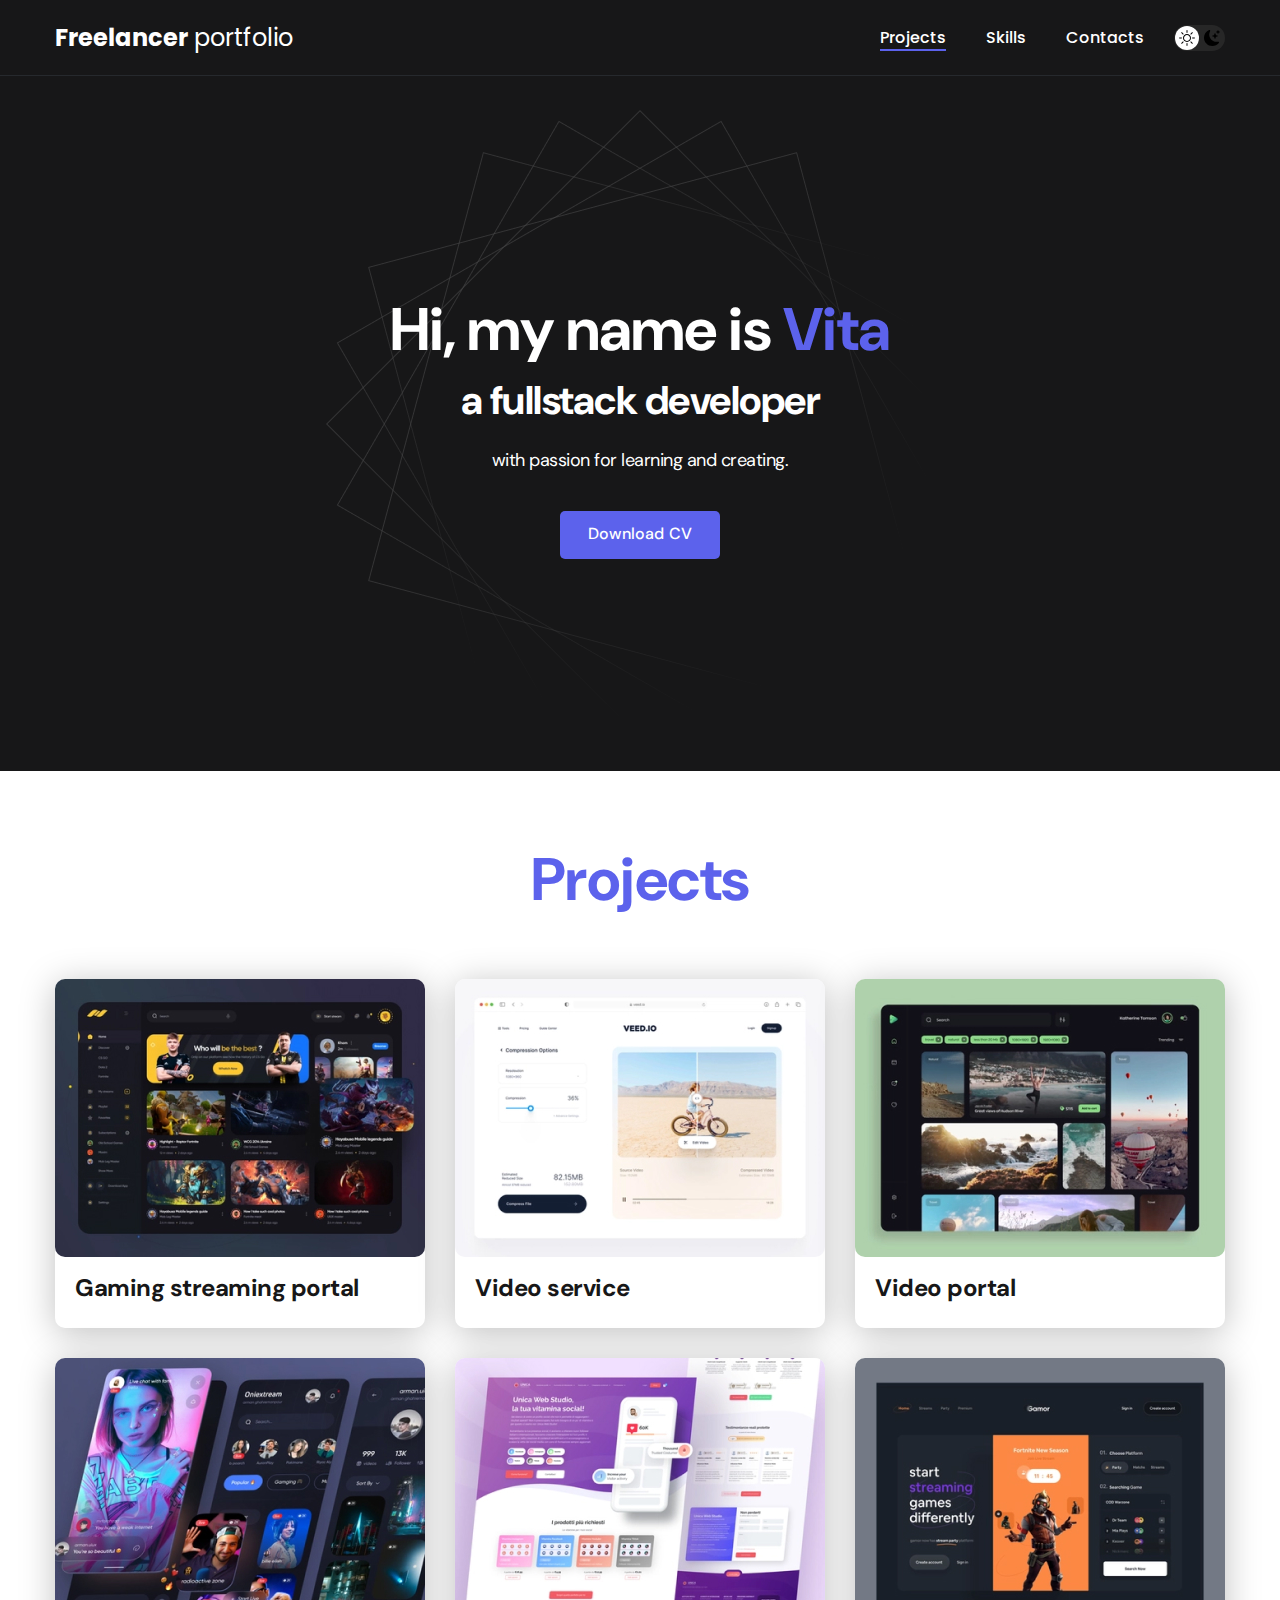
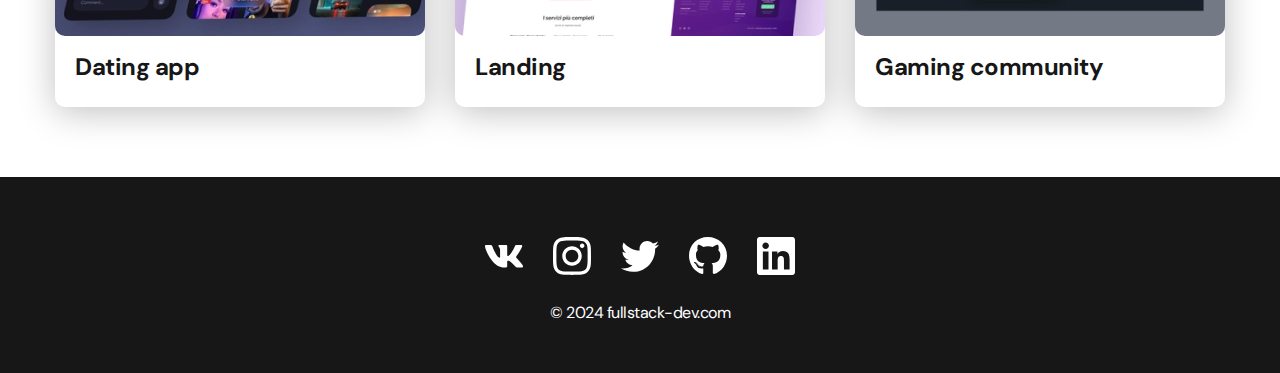
<file: index.html>
<!DOCTYPE html>
<html lang="en">
<head>
    <meta charset="UTF-8">
    <meta name="viewport" content="width=device-width, initial-scale=1.0">
    <title>Freelancer portfolio</title>
    <link rel="stylesheet" href="./css/main.css">
</head>
<body>
    <nav class="nav">
        <div class="container">
            <div class="nav-row">
                <a href="./index.html" class="logo"><strong>Freelancer</strong> portfolio</a>
    
                <button class="dark-mode-btn">
                    <img src="./img/icons/sun.svg" alt="Light mode" class="dark-mode-btn__icon">
                    <img src="./img/icons/moon.svg" alt="Dark mode" class="dark-mode-btn__icon">
                </button>
    
                <ul class="nav-list">
                    <li class="nav-list__item"><a href="./index.html"
                            class="nav-list__link nav-list__link--active">Projects</a></li>
                    <li class="nav-list__item"><a href="./skills.html" class="nav-list__link">Skills</a></li>
                    <li class="nav-list__item"><a href="./contacts.html" class="nav-list__link">Contacts</a></li>
                </ul>
            </div>
        </div>
    </nav>

    <header class="header">
        <div class="header__wrapper">
            <h1 class="header__title">
                <strong>Hi, my name is <em>Vita</em></strong><br>
                a fullstack developer
            </h1>
            <div class="header__text">
                <p>with passion for learning and creating.</p>
            </div>
            <a href="#!" class="btn">Download CV</a>
        </div>
    </header>

    <main class="section">
        <div class="container">
            <h2 class="title-1">Projects</h2>
            <ul class="projects">
                <li class="project">
                    <a href="./project-page.html">
                        <img src="./img/projects/01.jpg" alt="Project img" class="project__img">
                        <h3 class="project__title">Gaming streaming portal</h3>
                    </a>
                </li>
                <li class="project">
                    <a href="./project-page.html">
                        <img src="./img/projects/02.jpg" alt="Project img" class="project__img">
                        <h3 class="project__title">Video service</h3>
                    </a>
                </li>
                <li class="project">
                    <a href="./project-page.html">
                        <img src="./img/projects/03.jpg" alt="Project img" class="project__img">
                        <h3 class="project__title">Video portal</h3>
                    </a>
                </li>
    
                <li class="project">
                    <img src="./img/projects/04.jpg" alt="Project img" class="project__img">
                    <h3 class="project__title">Dating app</h3>
                </li>
                <li class="project">
                    <img src="./img/projects/05.jpg" alt="Project img" class="project__img">
                    <h3 class="project__title">Landing</h3>
                </li>
                <li class="project">
                    <img src="./img/projects/06.jpg" alt="Project img" class="project__img">
                    <h3 class="project__title">Gaming community</h3>
                </li>
    
            </ul>
        </div>
    </main>

    <footer class="footer">
        <div class="container">
            <div class="footer__wrapper">
                <ul class="social">
                    <li class="social__item"><a href="#"><img src="./img/icons/vk.svg" alt="Link"></a></li>
                    <li class="social__item"><a href="#"><img src="./img/icons/instagram.svg" alt="Link"></a></li>
                    <li class="social__item"><a href="#"><img src="./img/icons/twitter.svg" alt="Link"></a></li>
                    <li class="social__item"><a href="#"><img src="./img/icons/gitHub.svg" alt="Link"></a></li>
                    <li class="social__item"><a href="#"><img src="./img/icons/linkedIn.svg" alt="Link"></a></li>
                </ul>
                <div class="copyright">
                    <p>© 2024 fullstack-dev.com</p>
                </div>
            </div>
        </div>
    </footer>
    
    <script src="./js/main.js"></script>


</body>
</html>
</file>
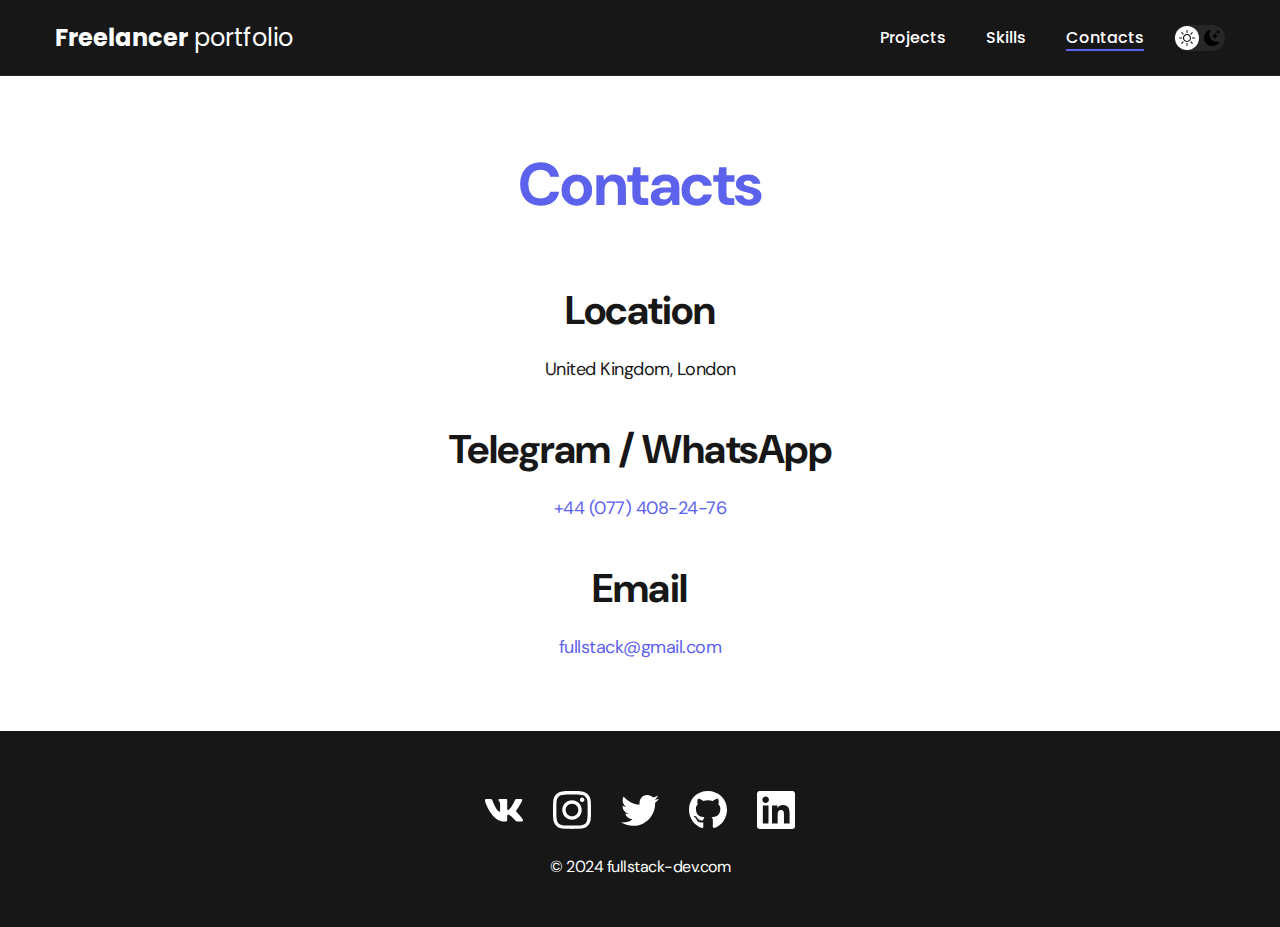
<file: contacts.html>
<!DOCTYPE html>
<html lang="en">

<head>
    <meta charset="UTF-8">
    <meta http-equiv="X-UA-Compatible" content="IE=edge">
    <meta name="viewport" content="width=device-width, initial-scale=1.0">
    <title>Freelancer portfolio</title>
    <link rel="stylesheet" href="./css/main.css">
</head>

<body>
    <nav class="nav">
        <div class="container">
            <div class="nav-row">
                <a href="./index.html" class="logo"><strong>Freelancer</strong> portfolio</a>

                <button class="dark-mode-btn">
                    <img src="./img/icons/sun.svg" alt="Light mode" class="dark-mode-btn__icon">
                    <img src="./img/icons/moon.svg" alt="Dark mode" class="dark-mode-btn__icon">
                </button>

                <ul class="nav-list">
                    <li class="nav-list__item"><a href="./index.html" class="nav-list__link">Projects</a></li>
                    <li class="nav-list__item"><a href="./skills.html" class="nav-list__link">Skills</a></li>
                    <li class="nav-list__item"><a href="./contacts.html"
                            class="nav-list__link nav-list__link--active">Contacts</a></li>
                </ul>
            </div>
        </div>
    </nav>

    <main class="section">
        <div class="container">
            <h1 class="title-1">Contacts</h1>

            <ul class="content-list">
                <li class="content-list__item">
                    <h2 class="title-2">Location</h2>
                    <p>United Kingdom, London</p>
                </li>
                <li class="content-list__item">
                    <h2 class="title-2">Telegram / WhatsApp</h2>
                    <p><a href="tel:+440774082476">+44 (077) 408-24-76</a></p>
                </li>
                <li class="content-list__item">
                    <h2 class="title-2">Email</h2>
                    <p><a href="mailto:fullstack@gmail.com">fullstack@gmail.com</a></p>
                </li>
            </ul>

        </div>
    </main>

    <footer class="footer">
        <div class="container">
            <div class="footer__wrapper">
                <ul class="social">
                    <li class="social__item"><a href="#!"><img src="./img/icons/vk.svg" alt="Link"></a></li>
                    <li class="social__item"><a href="#!"><img src="./img/icons/instagram.svg" alt="Link"></a></li>
                    <li class="social__item"><a href="#!"><img src="./img/icons/twitter.svg" alt="Link"></a></li>
                    <li class="social__item"><a href="#!"><img src="./img/icons/gitHub.svg" alt="Link"></a></li>
                    <li class="social__item"><a href="#!"><img src="./img/icons/linkedIn.svg" alt="Link"></a></li>
                </ul>
                <div class="copyright">
                    <p>© 2024 fullstack-dev.com</p>
                </div>
            </div>
        </div>
    </footer>

    <script src="./js/main.js"></script>

</body>

</html>
</file>
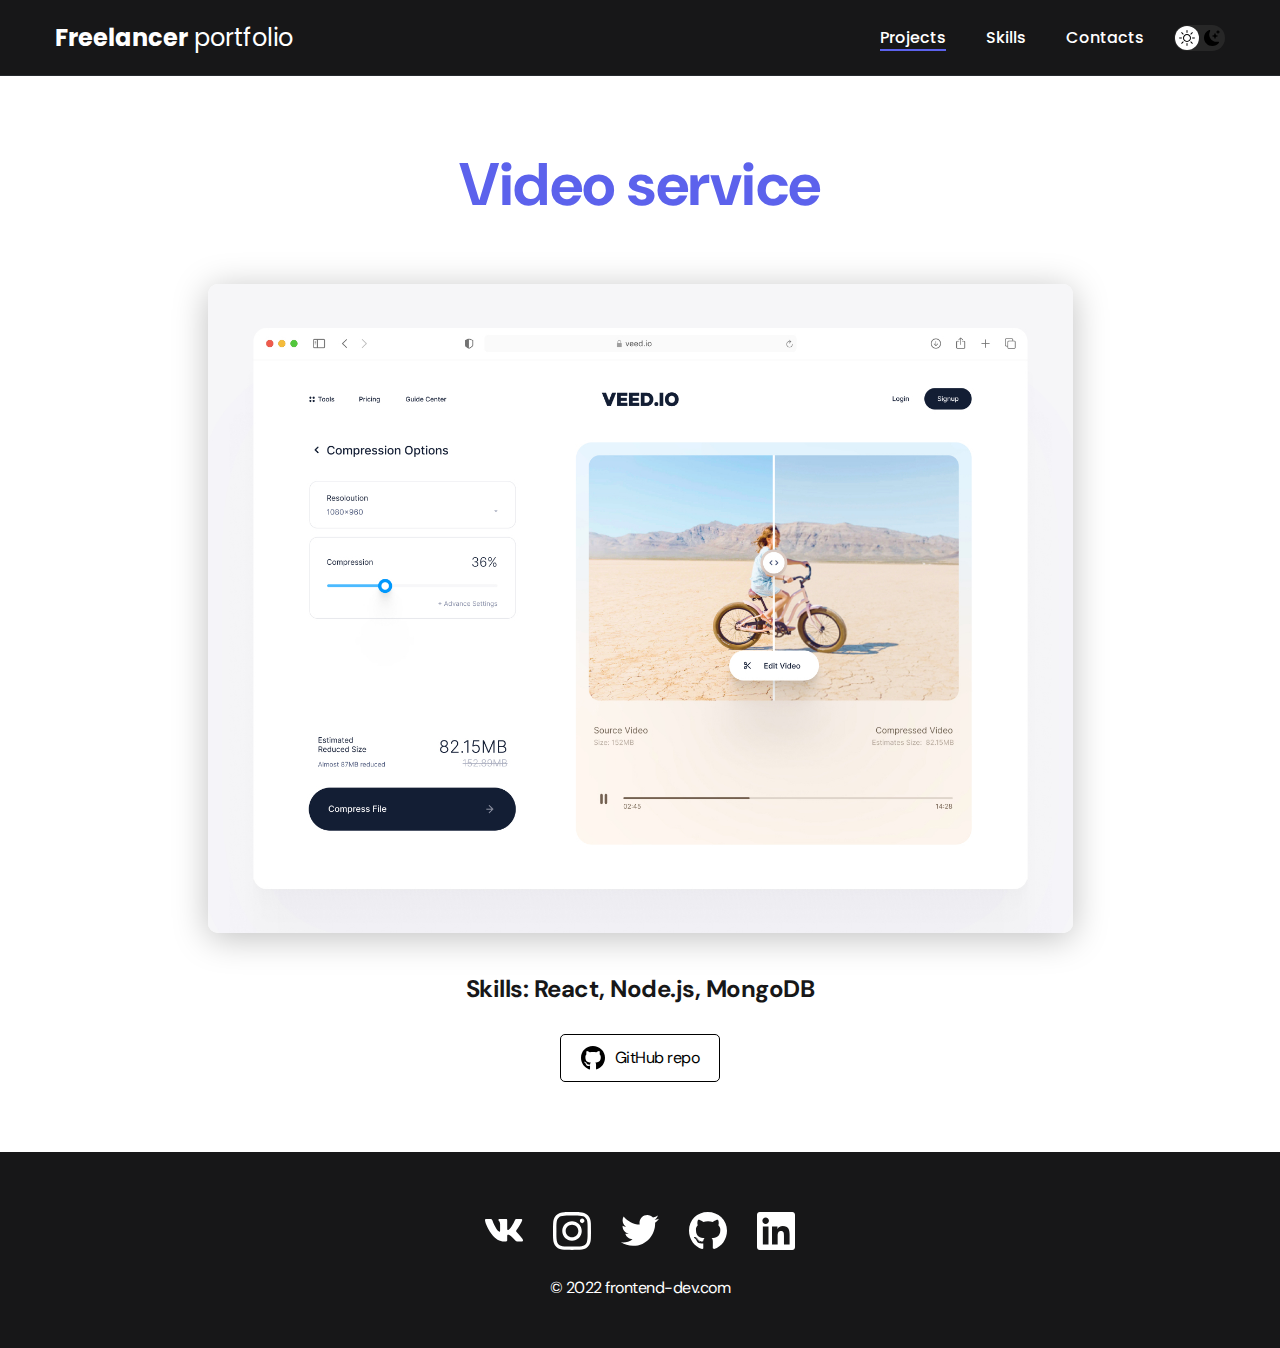
<file: project-page.html>
<!DOCTYPE html>
<html lang="en">

<head>
    <meta charset="UTF-8">
    <meta http-equiv="X-UA-Compatible" content="IE=edge">
    <meta name="viewport" content="width=device-width, initial-scale=1.0">
    <title>Freelancer portfolio</title>
    <link rel="stylesheet" href="./css/main.css">
</head>

<body>
    <nav class="nav">
        <div class="container">
            <div class="nav-row">
                <a href="./index.html" class="logo"><strong>Freelancer</strong> portfolio</a>

                <button class="dark-mode-btn">
                    <img src="./img/icons/sun.svg" alt="Light mode" class="dark-mode-btn__icon">
                    <img src="./img/icons/moon.svg" alt="Dark mode" class="dark-mode-btn__icon">
                </button>

                <ul class="nav-list">
                    <li class="nav-list__item"><a href="./index.html"
                            class="nav-list__link nav-list__link--active">Projects</a></li>
                    <li class="nav-list__item"><a href="./skills.html" class="nav-list__link">Skills</a></li>
                    <li class="nav-list__item"><a href="./contacts.html" class="nav-list__link">Contacts</a></li>
                </ul>
            </div>
        </div>
    </nav>

    <main class="section">
        <div class="container">
            <div class="project-details">

                <h1 class="title-1">Video service</h1>

                <img src="./img/projects/02-big.jpg" alt="" class="project-details__cover">

                <div class="project-details__desc">
                    <p>Skills: React, Node.js, MongoDB</p>
                </div>

                <a href="#!" class="btn-outline">
                    <img src="./img/icons/gitHub-black.svg" alt="">
                    GitHub repo
                </a>

            </div>
        </div>
    </main>

    <footer class="footer">
        <div class="container">
            <div class="footer__wrapper">
                <ul class="social">
                    <li class="social__item"><a href="#!"><img src="./img/icons/vk.svg" alt="Link"></a></li>
                    <li class="social__item"><a href="#!"><img src="./img/icons/instagram.svg" alt="Link"></a></li>
                    <li class="social__item"><a href="#!"><img src="./img/icons/twitter.svg" alt="Link"></a></li>
                    <li class="social__item"><a href="#!"><img src="./img/icons/gitHub.svg" alt="Link"></a></li>
                    <li class="social__item"><a href="#!"><img src="./img/icons/linkedIn.svg" alt="Link"></a></li>
                </ul>
                <div class="copyright">
                    <p>© 2022 frontend-dev.com</p>
                </div>
            </div>
        </div>
    </footer>

    <script src="./js/main.js"></script>

</body>

</html>
</file>
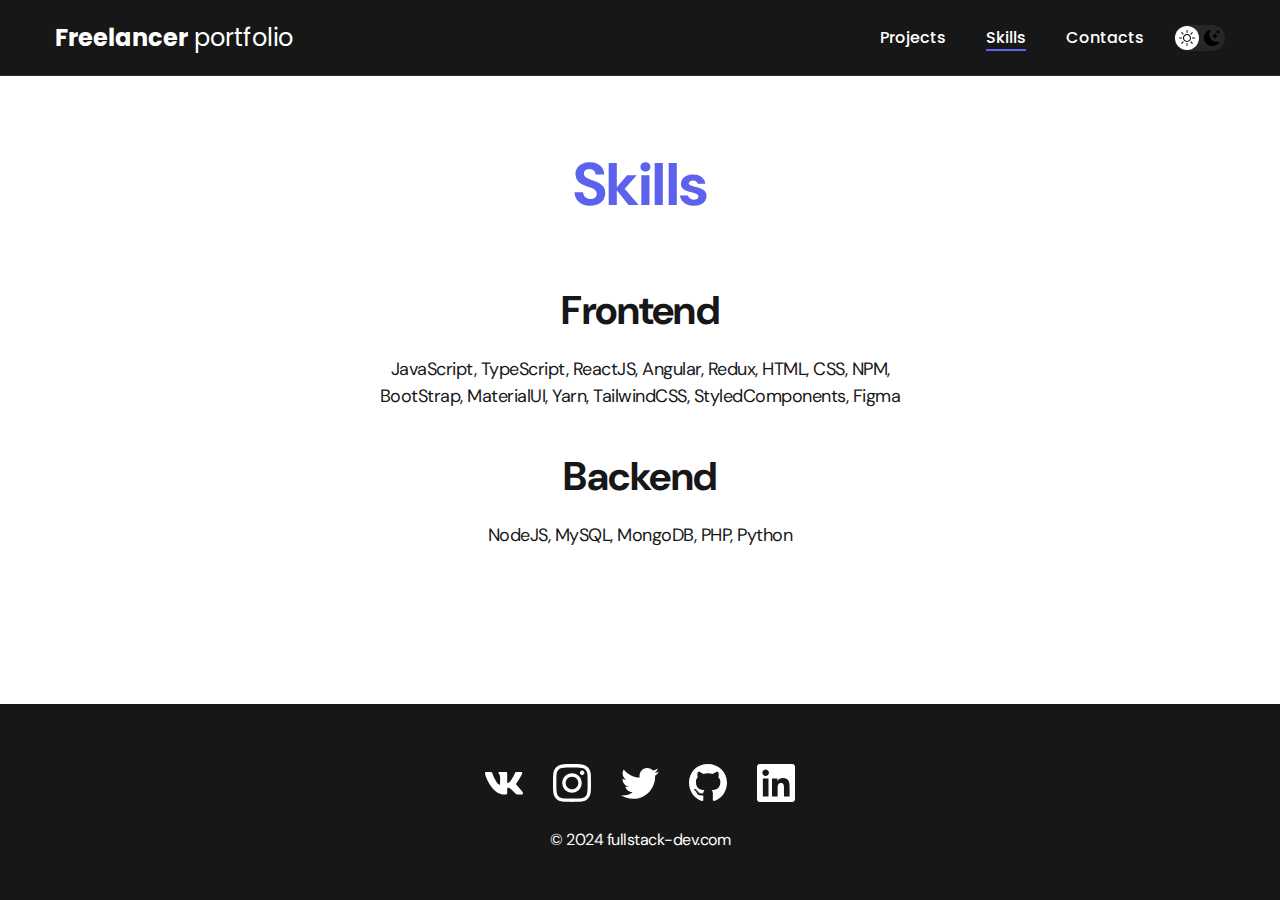
<file: skills.html>
<!DOCTYPE html>
<html lang="en">

<head>
    <meta charset="UTF-8">
    <meta http-equiv="X-UA-Compatible" content="IE=edge">
    <meta name="viewport" content="width=device-width, initial-scale=1.0">
    <title>Freelancer portfolio</title>
    <link rel="stylesheet" href="./css/main.css">
</head>

<body>
    <nav class="nav">
        <div class="container">
            <div class="nav-row">
                <a href="./index.html" class="logo"><strong>Freelancer</strong> portfolio</a>

                <button class="dark-mode-btn">
                    <img src="./img/icons/sun.svg" alt="Light mode" class="dark-mode-btn__icon">
                    <img src="./img/icons/moon.svg" alt="Dark mode" class="dark-mode-btn__icon">
                </button>

                <ul class="nav-list">
                    <li class="nav-list__item"><a href="./index.html" class="nav-list__link">Projects</a></li>
                    <li class="nav-list__item"><a href="./skills.html"
                            class="nav-list__link nav-list__link--active">Skills</a></li>
                    <li class="nav-list__item"><a href="./contacts.html" class="nav-list__link">Contacts</a></li>
                </ul>
            </div>
        </div>
    </nav>

    <main class="section">
        <div class="container">
            <h1 class="title-1">Skills</h1>

            <ul class="content-list">
                <li class="content-list__item">
                    <h2 class="title-2">Frontend</h2>
                    <p>JavaScript, TypeScript, ReactJS, Angular, Redux, HTML, CSS, NPM, BootStrap, MaterialUI, Yarn,
                        TailwindCSS, StyledComponents, Figma</p>
                </li>
                <li class="content-list__item">
                    <h2 class="title-2">Backend</h2>
                    <p>NodeJS, MySQL, MongoDB, PHP, Python</p>
                </li>
            </ul>

        </div>
    </main>

    <footer class="footer">
        <div class="container">
            <div class="footer__wrapper">
                <ul class="social">
                    <li class="social__item"><a href="#!"><img src="./img/icons/vk.svg" alt="Link"></a></li>
                    <li class="social__item"><a href="#!"><img src="./img/icons/instagram.svg" alt="Link"></a></li>
                    <li class="social__item"><a href="#!"><img src="./img/icons/twitter.svg" alt="Link"></a></li>
                    <li class="social__item"><a href="#!"><img src="./img/icons/gitHub.svg" alt="Link"></a></li>
                    <li class="social__item"><a href="#!"><img src="./img/icons/linkedIn.svg" alt="Link"></a></li>
                </ul>
                <div class="copyright">
                    <p>© 2024 fullstack-dev.com</p>
                </div>
            </div>
        </div>
    </footer>

    <script src="./js/main.js"></script>

</body>

</html>
</file>
<file: css/main.css>
@import "./reset.css";
@import url('https://fonts.googleapis.com/css2?family=DM+Sans:wght@400;500;700&family=Poppins:wght@400;500;700&display=swap');

:root {
    --blackpure: #000;
    --black: #171718;
    --black-border: #26292D;
    --white: #fff;
    --purple: #5C62EC;

    --text-color: var(--black);

    --dark-bg: var(--black);
    --dark-border: var(--black-border);
    --header-text: var(--white);
    --accent: var(--purple);

    /* Light mode */
    --page-bg: var(--white);
    --text-color: var(--black);

    --title-1: var(--accent);

    --project-card-bg: var(--white);
    --project-card-text: var(--black);
    --box-shadow: 0px 5px 35px rgba(0, 0, 0, 0.25);
}

.dark {
    /* Dark mode */
    --page-bg: #252526;
    --text-color: var(--white);

    --title-1: var(--white);

    --project-card-bg: var(--black);
    --project-card-text: var(--white);
    --box-shadow: 0px 5px 35px rgba(0, 0, 0, 0.8);
}

html,
body {
    display: flex;
    flex-direction: column;
    min-height: 100vh;

    font-family: 'DM Sans', sans-serif;
    letter-spacing: -0.5px;

    /* Light mode */
    background-color: var(--page-bg);
    color: var(--text-color);
}

/* General */

.container {
    margin: 0 auto;
    padding: 0 15px;
    max-width: 1200px;
}

.none {
    display: none !important;
}

.section {
    padding: 70px 0;
}

.title-1 {
    margin-bottom: 60px;

    font-size: 60px;
    font-weight: 700;
    line-height: 1.3;
    color: var(--title-1);
    text-align: center;
}

.title-2 {
    margin-bottom: 20px;

    font-size: 40px;
    font-weight: 700;
    line-height: 1.3;
}

/* Nav */

.nav {
    padding: 20px 0;
    border-bottom: 1px solid var(--dark-border);
    background-color: var(--dark-bg);
    color: var(--header-text);
    letter-spacing: normal;
}

.nav-row {
    display: flex;
    justify-content: flex-end;
    align-items: center;
    column-gap: 30px;
    row-gap: 20px;
    flex-wrap: wrap;
}

.logo {
    margin-right: auto;
    color: var(--header-text);
    font-size: 24px;
    font-family: 'Poppins', sans-serif;
}

.logo strong {
    font-weight: 700;
}

.nav-list {
    display: flex;
    flex-wrap: wrap;
    row-gap: 10px;
    align-items: center;
    column-gap: 40px;
    font-size: 16px;
    font-weight: 500;
    font-family: 'Poppins', sans-serif;
}

.nav-list__link {
    color: var(--header-text);
    transition: opacity 0.2s ease-in;
}

.nav-list__link:hover {
    opacity: 0.8;
}

.nav-list__link--active {
    position: relative;
}

.nav-list__link--active::before {
    content: "";

    position: absolute;
    left: 0;
    top: 100%;

    display: block;
    height: 2px;
    width: 100%;
    background-color: var(--accent);
}

/* Dark mode btn */

.dark-mode-btn {
    order: 9;

    position: relative;
    display: flex;
    justify-content: space-between;

    width: 51px;
    height: 26px;
    padding: 5px;

    border-radius: 50px;
    background-color: #272727;
}

.dark-mode-btn::before {
    content: "";

    position: absolute;
    top: 1px;
    left: 1px;

    display: block;
    width: 24px;
    height: 24px;

    border-radius: 50%;
    background-color: var(--white);

    transition: left 0.2s ease-in;
}

.dark-mode-btn--active::before {
    left: 26px;
}

.dark-mode-btn__icon {
    position: relative;
    z-index: 9;
}

/* Header */

.header {
    padding: 40px 0;
    min-height: 695px;

    display: flex;
    justify-content: center;
    align-items: center;

    background-color: var(--dark-bg);
    background-image: url('./../img/header-bg.png');
    background-repeat: no-repeat;
    background-size: auto;
    background-position: center center;

    color: var(--header-text);
    text-align: center;
}

.header__wrapper {
    padding: 0 15px;
    max-width: 660px;
}

.header__title {
    margin-bottom: 20px;
    font-size: 40px;
    font-weight: 700;
    line-height: 1.4;
}

.header__title strong {
    font-size: 60px;
    font-weight: 700;
}

.header__title em {
    font-style: normal;
    color: var(--accent);
}

.header__text {
    margin-bottom: 40px;
    font-size: 18px;
    line-height: 1.333;
}

.header__text p+p {
    margin-top: 0.5em;
}

/* Btn */

.btn {
    display: inline-block;
    height: 48px;
    padding: 12px 28px;

    border-radius: 5px;
    background-color: var(--accent);
    color: var(--white);
    letter-spacing: 0.15px;
    font-size: 16px;
    font-weight: 500;

    transition: opacity 0.2s ease-in;
}

.btn:hover {
    opacity: 0.8;
}

.btn:active {
    position: relative;
    top: 1px;
}

/* Btn outline */

.btn-outline {
    display: flex;
    column-gap: 10px;
    align-items: center;

    height: 48px;
    padding: 12px 20px;

    border-radius: 5px;
    border: 1px solid var(--blackpure);
    background-color: var(--white);
    color: var(--blackpure);

    transition: opacity 0.2s ease-in;
}

.btn-outline:hover {
    opacity: 0.8;
}

.btn-outline:active {
    position: relative;
    top: 1px;
}

/* Projects  */

.projects {
    display: flex;
    justify-content: center;
    flex-wrap: wrap;
    column-gap: 30px;
    row-gap: 30px;
}

.project {
    max-width: 370px;
    background-color: var(--project-card-bg);
    box-shadow: var(--box-shadow);
    border-radius: 10px;
}

.project__img {
    border-radius: 10px;
}

.project__title {
    padding: 15px 20px 25px;
    font-weight: 700;
    font-size: 24px;
    line-height: 1.3;
    color: var(--project-card-text);
}

/* Project details */

.project-details {
    margin: 0 auto;
    max-width: 865px;

    display: flex;
    flex-direction: column;
    align-items: center;

    text-align: center;
}

.project-details__cover {
    max-width: 100%;
    margin-bottom: 40px;

    box-shadow: 0px 5px 35px rgba(0, 0, 0, 0.25);
    border-radius: 10px;
}

.project-details__desc {
    margin-bottom: 30px;

    font-weight: 700;
    font-size: 24px;
    line-height: 1.3;
}

/* Content list */

.content-list {
    margin: 0 auto;
    max-width: 570px;
    display: flex;
    flex-direction: column;
    align-items: center;
    row-gap: 40px;
    text-align: center;
}

.content-list a {
    color: var(--accent);
}

.content-list__item {
    font-size: 18px;
    line-height: 1.5;
}

.content-list__item p+p {
    margin-top: 0.5em;
}

/* Footer */

.footer {
    margin-top: auto;
    padding: 60px 0 50px;
    background-color: var(--dark-bg);
    color: var(--header-text);
}

.footer__wrapper {
    display: flex;
    flex-direction: column;
    align-items: center;
    row-gap: 27px;
}

.social {
    display: flex;
    column-gap: 30px;
    align-items: center;
}

.copyright {
    font-size: 16px;
}

.copyright p+p {
    margin-top: 0.5em;
}

@media (max-width: 620px) {

    /* Header  */

    .header {
        min-height: unset;
    }

    .header__title {
        font-size: 30px;
    }

    .header__title strong {
        font-size: 40px;
    }

    /* Nav */

    .nav-row {
        justify-content: space-between;
    }

    .dark-mode-btn {
        order: 0;
    }

    /* General */

    .section {
        padding: 40px 0;
    }

    .title-1 {
        margin-bottom: 30px;
        font-size: 40px;
    }

    .title-2 {
        margin-bottom: 10px;
        font-size: 30px;
    }

    /* Projects */

    .project__title {
        font-size: 22px;
    }

    /* Project page */

    .project-details__desc {
        margin-bottom: 20px;
        font-size: 22px;
    }

    /* Content List */

    .content-list {
        row-gap: 20px;
    }

    .content-list__item {
        font-size: 16px;
    }

    /* Footer */

    .footer {
        padding: 40px 0 30px;
    }

    .footer__wrapper {
        row-gap: 20px;
    }

    /* Social */

    .social {
        column-gap: 20px;
    }

    .social__item {
        width: 28px;
    }

}
</file>
